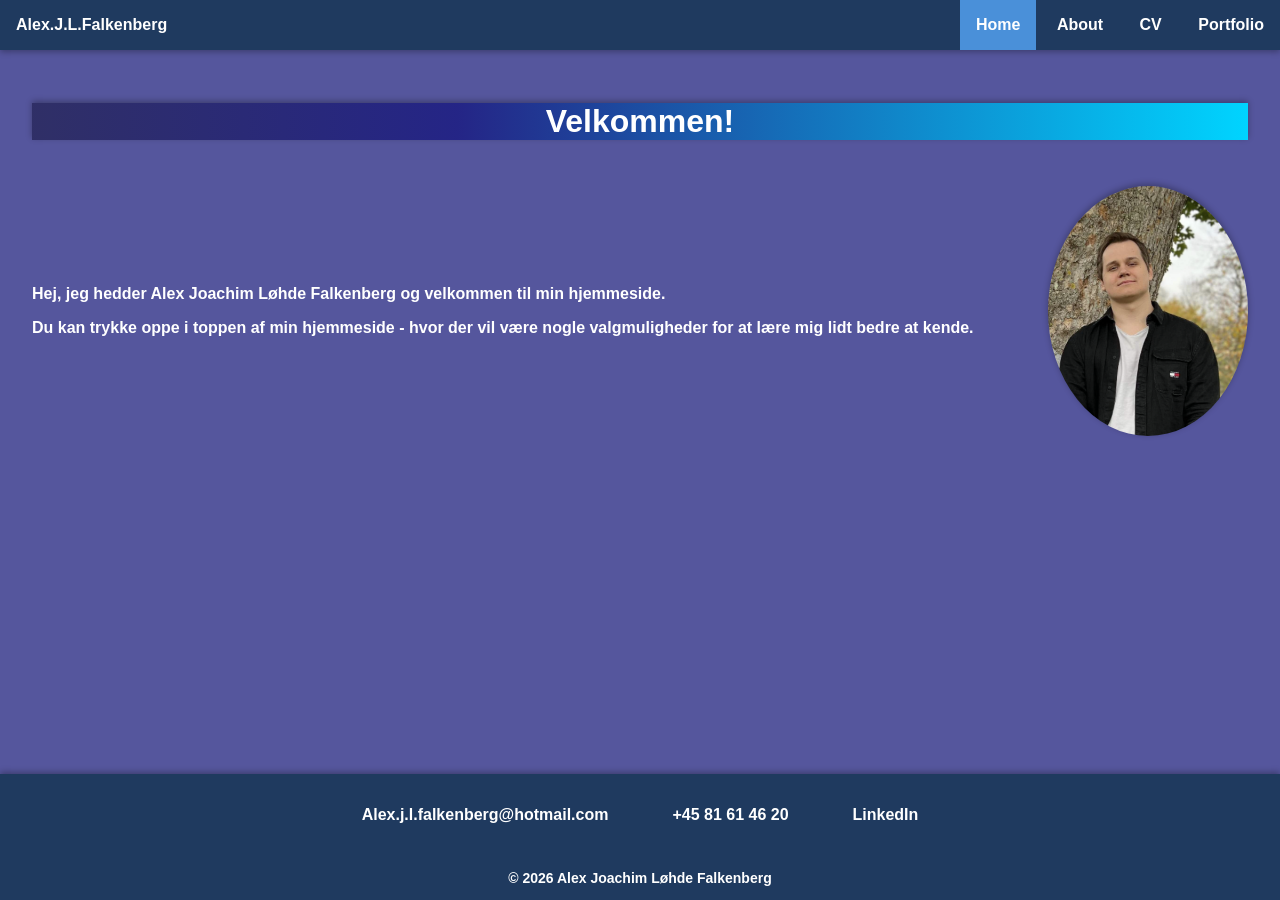
<file: index.html>
<!DOCTYPE html>
<html lang="da">

<head>
    <meta charset="UTF-8">
    <meta name="viewport" content="width=device-width, initial-scale=1">
    <link rel="stylesheet" href="style.css" />
    <title>Alex Falkenberg</title>
</head>

<body>
    <header>
        <a class="Logo" href="index.html">Alex.J.L.Falkenberg</a>
        <nav class="header-nav">
            <ul>
                <li><a href="index.html" class="active">Home</a></li>
                <li><a href="about.html">About</a></li>
                <li><a href="interests.html">CV</a></li>
                <li><a href="portfolio.html">Portfolio</a></li>
            </ul>
        </nav>
    </header>
    <main>
        <h1 id="title2">Velkommen!</h1>
        <div class="intro">
            <div class="intro-text home-text">
                <p>Hej, jeg hedder Alex Joachim Løhde Falkenberg og velkommen til min hjemmeside.</p>
                <p>Du kan trykke oppe i toppen af min hjemmeside - hvor der vil være nogle valgmuligheder for at lære
                    mig
                    lidt bedre at
                    kende. </p>
            </div>
            <img class="profile-pic" src="billeder/alex-falkenberg.png" alt="Portrait of Alex Falkenberg">
        </div>
    </main>
    <footer id="contact">
        <nav class="footer-nav">
            <ul>
                <li><a href="mailto:Alex.j.l.falkenberg@hotmail.com">Alex.j.l.falkenberg@hotmail.com</a></li>
                <li><a href="tel:+4581614620">+45 81 61 46 20</a></li>
                <li><a href="https://dk.linkedin.com/in/alex-joachim-l%C3%B8hde-falkenberg">LinkedIn</a></li>
            </ul>
        </nav>
        <p>&copy; 2026 Alex Joachim Løhde Falkenberg</p>
    </footer>
</body>

</html>
</file>
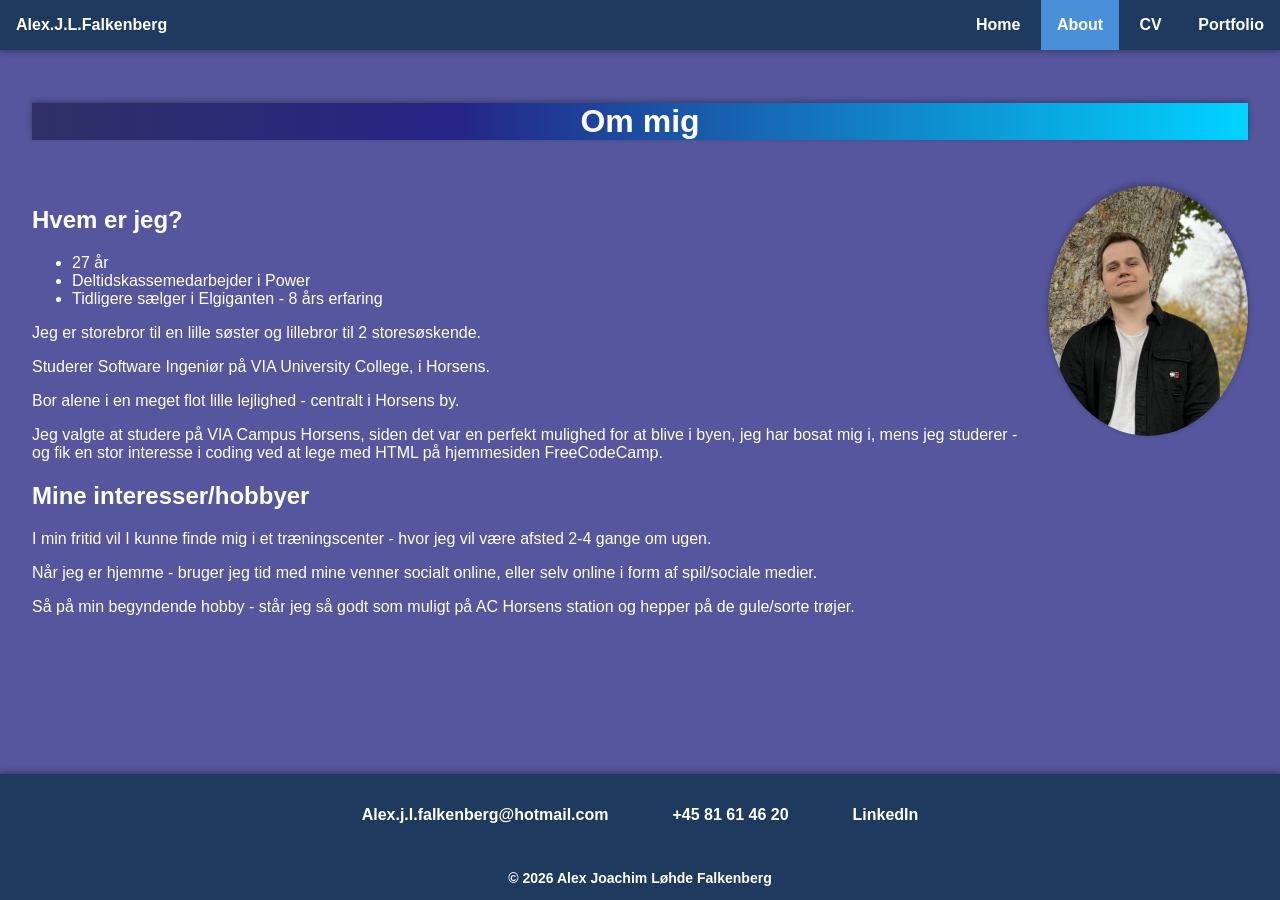
<file: about.html>
<!DOCTYPE html>
<html lang="da">

<head>
    <meta charset="UTF-8">
    <meta name="viewport" content="width=device-width, initial-scale=1">
    <link rel="stylesheet" href="style.css" />
    <title>Om mig</title>
</head>

<body>

    <header>
        <a class="Logo" href="index.html">Alex.J.L.Falkenberg</a>
        <nav class="header-nav">
            <ul>
                <li><a href="index.html">Home</a></li>
                <li><a href="about.html" class="active">About</a></li>
                <li><a href="interests.html">CV</a></li>
                <li><a href="portfolio.html">Portfolio</a></li>
            </ul>
        </nav>
    </header>
    <main>
        <h1 id="title2">Om mig</h1>
        <div class="intro">
            <div class="intro-text">
                <section>
                    <h2>Hvem er jeg?</h2>
                    <ul>
                        <li>27 år</li>
                        <li>Deltidskassemedarbejder i Power</li>
                        <li>Tidligere sælger i Elgiganten - 8 års erfaring</li>
                    </ul>
                    <p>Jeg er storebror til en lille søster og lillebror til 2 storesøskende.</p>
                    <p>Studerer Software Ingeniør på VIA University College, i Horsens.</p>
                    <p>Bor alene i en meget flot lille lejlighed - centralt i Horsens by.</p>
                    <p>Jeg valgte at studere på VIA Campus Horsens, siden det var en perfekt mulighed for at blive i
                        byen, jeg har bosat
                        mig i,
                        mens jeg
                        studerer - og fik en stor interesse i coding ved at lege med HTML på hjemmesiden FreeCodeCamp.
                    </p>
                </section>
                <section>
                    <h2>Mine interesser/hobbyer</h2>
                    <p>I min fritid vil I kunne finde mig i et træningscenter - hvor jeg vil være afsted 2-4 gange om
                        ugen.</p>
                    <p>Når jeg er hjemme - bruger jeg tid med mine venner socialt online, eller selv online i form af
                        spil/sociale medier.
                    </p>
                    <p>Så på min begyndende hobby -
                        står jeg så godt som muligt på AC Horsens station og hepper på de gule/sorte trøjer.</p>
                </section>
            </div>
            <img class="profile-pic" src="billeder/alex-falkenberg.png" alt="Portræt af Alex Falkenberg">
        </div>
    </main>
    <footer id="contact">
        <nav class="footer-nav">
            <ul>
                <li><a href="mailto:Alex.j.l.falkenberg@hotmail.com">Alex.j.l.falkenberg@hotmail.com</a></li>
                <li><a href="tel:+4581614620">+45 81 61 46 20</a></li>
                <li><a href="https://dk.linkedin.com/in/alex-joachim-l%C3%B8hde-falkenberg">LinkedIn</a></li>
            </ul>
        </nav>
        <p>&copy; 2026 Alex Joachim Løhde Falkenberg</p>
    </footer>
</body>

</html>
</file>
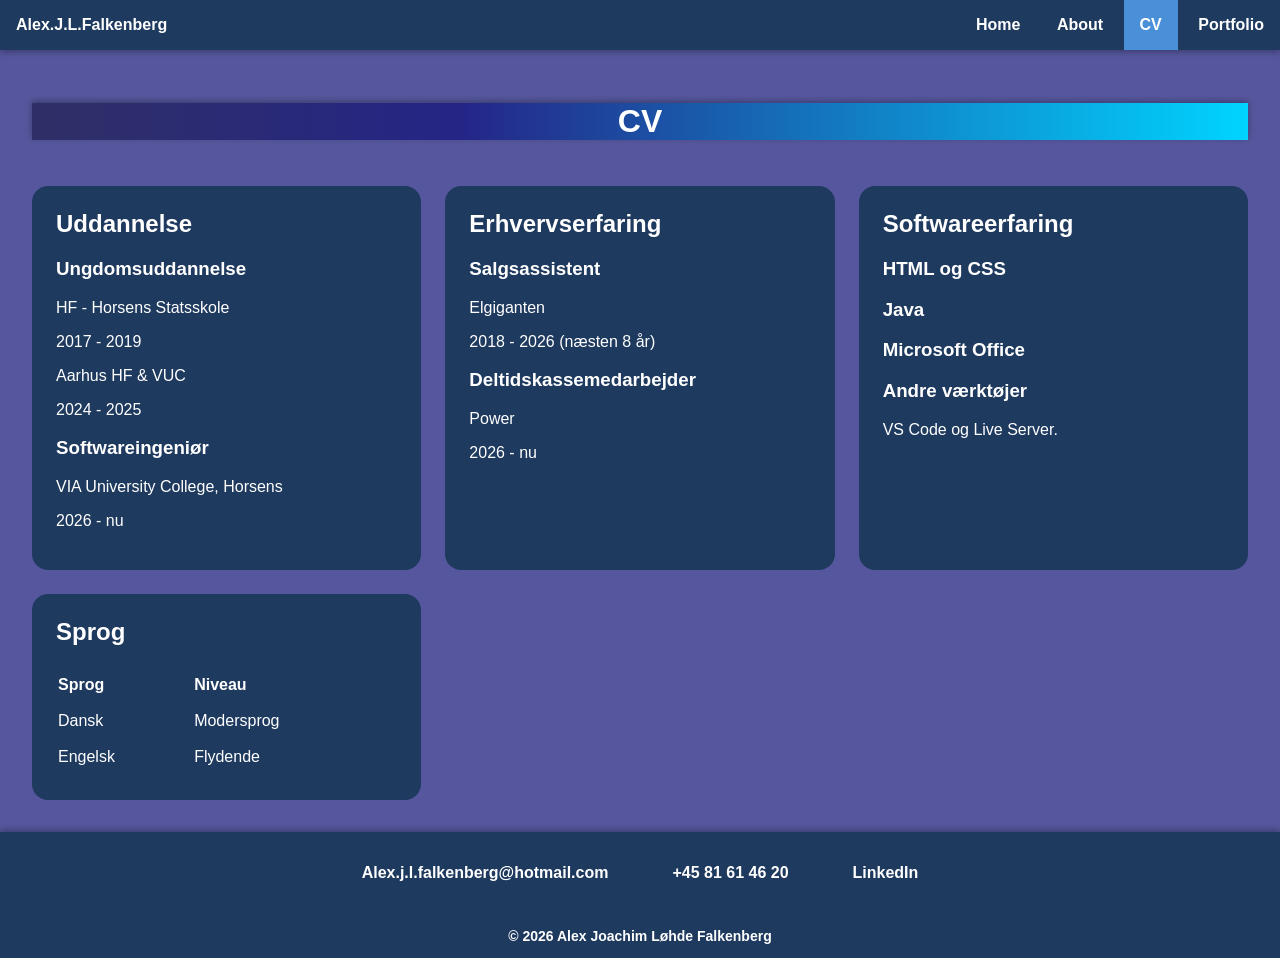
<file: interests.html>
<!DOCTYPE html>
<html lang="da">

<head>
    <meta charset="UTF-8">
    <meta name="viewport" content="width=device-width, initial-scale=1">
    <link rel="stylesheet" href="style.css" />
    <title>CV</title>
</head>

<body>
    <header>
        <a class="Logo" href="index.html">Alex.J.L.Falkenberg</a>
        <nav class="header-nav">
            <ul>
                <li><a href="index.html">Home</a></li>
                <li><a href="about.html">About</a></li>
                <li><a href="interests.html" class="active">CV</a></li>
                <li><a href="portfolio.html">Portfolio</a></li>
            </ul>
        </nav>
    </header>
    <main>
        <h1 id="title2">CV</h1>
        <div class="cv-grid">
            <section class="cv-box">
                <h2>Uddannelse</h2>
                <h3>Ungdomsuddannelse</h3>
                <p> HF - Horsens Statsskole</p>
                <p>2017 - 2019</p>
                <p>Aarhus HF & VUC</p>
                <p>2024 - 2025</p>
                <h3>Softwareingeniør</h3>
                <p>VIA University College, Horsens</p>
                <p>2026 - nu</p>
            </section>

            <section class="cv-box">
                <h2>Erhvervserfaring</h2>
                <h3>Salgsassistent</h3>
                <p>Elgiganten</p>
                <p>2018 - 2026 (næsten 8 år)</p>
                <h3>Deltidskassemedarbejder</h3>
                <p>Power</p>
                <p>2026 - nu</p>
            </section>

            <section class="cv-box">
                <h2>Softwareerfaring</h2>
                <h3>HTML og CSS</h3>
                <h3>Java</h3>
                <h3>Microsoft Office</h3>
                <h3>Andre værktøjer</h3>
                <p>VS Code og Live Server.</p>
            </section>

            <section class="cv-box">
                <h2>Sprog</h2>
                <table>
                    <thead>
                        <tr>
                            <th>Sprog</th>
                            <th>Niveau</th>
                        </tr>
                    </thead>
                    <tbody>
                        <tr>
                            <td>Dansk</td>
                            <td>Modersprog</td>
                        </tr>
                        <tr>
                            <td>Engelsk</td>
                            <td>Flydende</td>
                        </tr>
                    </tbody>
                </table>
            </section>

        </div>
    </main>
    <footer id="contact">
        <nav class="footer-nav">
            <ul>
                <li><a href="mailto:Alex.j.l.falkenberg@hotmail.com">Alex.j.l.falkenberg@hotmail.com</a></li>
                <li><a href="tel:+4581614620">+45 81 61 46 20</a></li>
                <li><a href="https://dk.linkedin.com/in/alex-joachim-l%C3%B8hde-falkenberg">LinkedIn</a></li>
            </ul>
        </nav>
        <p>&copy; 2026 Alex Joachim Løhde Falkenberg</p>
    </footer>
</body>

</html>
</file>
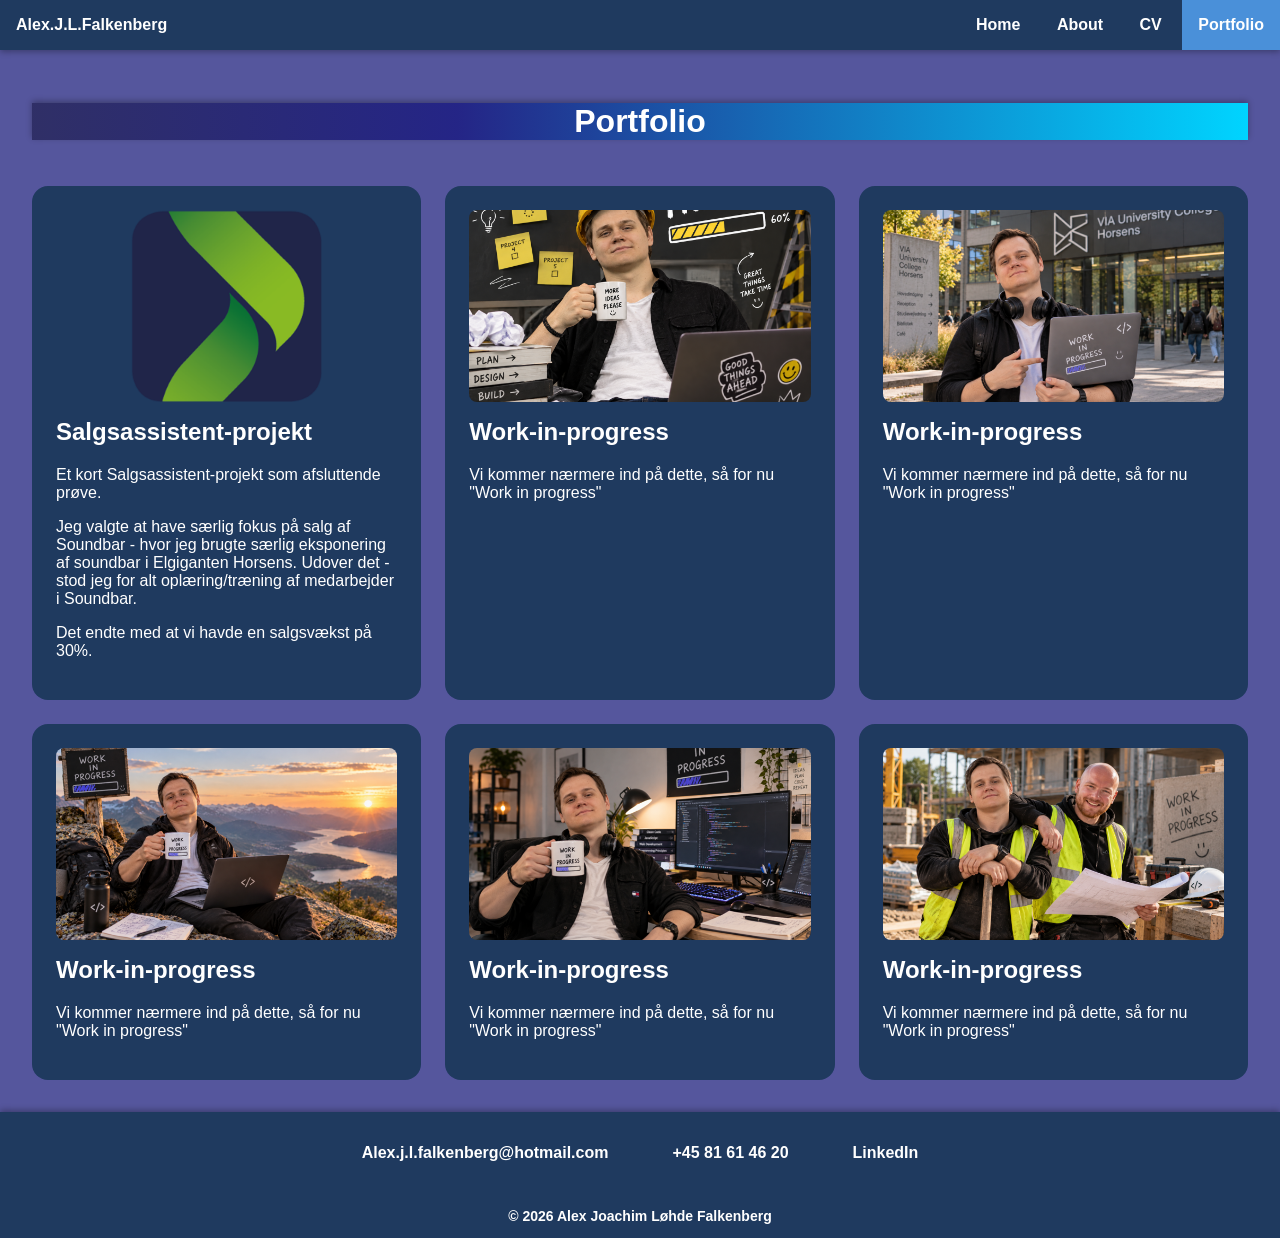
<file: portfolio.html>
<!DOCTYPE html>
<html lang="da">

<head>
    <meta charset="UTF-8">
    <meta name="viewport" content="width=device-width, initial-scale=1">
    <link rel="stylesheet" href="style.css" />
    <title>Portfolio</title>
</head>

<body>
    <header>
        <a class="Logo" href="index.html">Alex.J.L.Falkenberg</a>
        <nav class="header-nav">
            <ul>
                <li><a href="index.html">Home</a></li>
                <li><a href="about.html">About</a></li>
                <li><a href="interests.html">CV</a></li>
                <li><a href="portfolio.html" class="active">Portfolio</a></li>
            </ul>
        </nav>
    </header>
    <main>
        <h1 id="title2">Portfolio</h1>
        <div class="cv-grid">

            <section class="cv-box">
                <img class="profile-img logo-img" src="billeder/elgiganten-logo.png" alt="Elgiganten Logo">
                <h2>Salgsassistent-projekt</h2>
                <p>Et kort Salgsassistent-projekt som afsluttende prøve.</p>
                <p>
                    Jeg valgte at have særlig fokus på salg af Soundbar - hvor jeg brugte særlig eksponering
                    af soundbar i Elgiganten Horsens.
                    Udover det - stod jeg for alt oplæring/træning af medarbejder i Soundbar.
                </p>
                <p> Det endte med at vi havde en salgsvækst på 30%.</p>
            </section>
            <section class="cv-box">
                <img class="profile-img" src="billeder/work-in-progress.png" alt="Ai-0 af Alex Falkenberg">
                <h2>Work-in-progress</h2>
                <p>Vi kommer nærmere ind på dette, så for nu "Work in progress"</p>
            </section>
            <section class="cv-box">
                <img class="profile-img" src="billeder/billede1.png" alt="Ai-1 af Alex Falkenberg">
                <h2>Work-in-progress</h2>
                <p>Vi kommer nærmere ind på dette, så for nu "Work in progress"</p>
            </section>
            <section class="cv-box">
                <img class="profile-img" src="billeder/billede2.png" alt="Ai-2 af Alex Falkenberg">
                <h2>Work-in-progress</h2>
                <p>Vi kommer nærmere ind på dette, så for nu "Work in progress"</p>
            </section>
            <section class="cv-box">
                <img class="profile-img" src="billeder/billede3.png" alt="Ai-3 af Alex Falkenberg">
                <h2>Work-in-progress</h2>
                <p>Vi kommer nærmere ind på dette, så for nu "Work in progress"</p>
            </section>
            <section class="cv-box">
                <img class="profile-img" src="billeder/billede4.png" alt="Ai-4 af Alex Falkenberg">
                <h2>Work-in-progress</h2>
                <p>Vi kommer nærmere ind på dette, så for nu "Work in progress"</p>
            </section>
        </div>
    </main>
    <footer id="contact">
        <nav class="footer-nav">
            <ul>
                <li><a href="mailto:Alex.j.l.falkenberg@hotmail.com">Alex.j.l.falkenberg@hotmail.com</a></li>
                <li><a href="tel:+4581614620">+45 81 61 46 20</a></li>
                <li><a href="https://dk.linkedin.com/in/alex-joachim-l%C3%B8hde-falkenberg">LinkedIn</a></li>
            </ul>
        </nav>
        <p>&copy; 2026 Alex Joachim Løhde Falkenberg</p>
    </footer>
</body>


</html>
</file>
<file: style.css>
* {
    box-sizing: border-box;
}

header {
    background: #1F3A5F;
    display: flex;
    flex-direction: column;
    align-items: center;
    box-shadow: 0 2px 6px rgba(0, 0, 0, 0.3);
}

header nav {
    background: none;
    padding-block: 0;
}

.Logo {
    display: inline-block;
    font-family: sans-serif;
    font-weight: bold;
    text-decoration: none;
    color: white;
    padding: 1rem;
}

@media (min-width: 768px) {
    header {
        flex-direction: row;
        justify-content: space-between;
    }
}

#title {
    color: #40798C;
    width: 180px;
    padding: 10px;
    box-sizing: border-box;
    text-align: center;
    margin: auto;
}

#title2 {
    text-align: center;
    font-family: sans-serif;
    background: linear-gradient(90deg, rgba(2, 0, 36, 0.45) 0%, rgba(9, 9, 121, 0.64) 35%, rgba(0, 212, 255, 1) 100%);
    box-shadow: 0 -2px 6px rgba(0, 0, 0, 0.3);
}


.intro {
    display: flex;
    flex-direction: column;
    align-items: center;
    gap: 1.5rem;
}

@media (min-width: 768px) {
    .intro {
        flex-direction: row;
        justify-content: space-between;
    }

    .intro-text p {
        text-align: left;
    }

    .profile-pic {
        align-self: flex-start;
    }
}

body {
    font-family: sans-serif;
    color: white;
    background-color: #55569D;
    margin: 0;
    min-height: 100vh;
    display: flex;
    flex-direction: column;
}

nav {
    text-align: center;
    font-family: sans-serif;
    font-weight: bold;
    background: #70A9A1;
    padding-block: 1rem;
}

nav ul {
    margin: 0;
    padding: 0;
}

nav li {
    display: inline;
    margin: 0;
    padding: 0;
}

nav a {
    display: inline-block;
    text-decoration: none;
    color: white;
    padding: 1rem;
}

nav a:hover {
    background: #1976d275;
}

nav a.active {
    background: #4A90D9;
}

.profile-pic {
    display: block;
    width: 150px;
    height: auto;
    margin: 0;
    border-radius: 100%;
    aspect-ratio: 4 / 5;
    object-fit: cover;
    object-position: top;
    box-shadow: 0 -2px 6px rgba(0, 0, 0, 0.3);
}

@media (min-width: 768px) {
    .profile-pic {
        width: 200px;
    }
}

p {
    font-family: sans-serif;
    text-align: center;
}

.home-text p {
    font-weight: bold;
}

footer {
    background: #1F3A5F;
    box-shadow: 0 -2px 6px rgba(0, 0, 0, 0.3);
}

.footer-nav {
    text-align: center;
    font-family: sans-serif;
    font-weight: bold;
    padding-block: 1rem;
    background: #1F3A5F;
}

.footer-nav ul {
    display: flex;
    flex-direction: column;
    align-items: center;
    gap: 0.5rem;
}

@media (min-width: 768px) {
    .footer-nav ul {
        flex-direction: row;
        justify-content: center;
        gap: 2rem;
    }
}

footer p {
    color: white;
    font-size: 0.875rem;
    font-weight: bold;
}

main {
    flex: 1;
    display: flex;
    flex-direction: column;
    gap: 1.5rem;
    padding: 2rem;
}

.cv-grid {
    display: grid;
    grid-template-columns: minmax(0, 1fr);
    gap: 1.5rem;
}

.cv-box {
    background: #1F3A5F;
    padding: 1.5rem;
    border-radius: 1rem;
}

.cv-box h2 {
    margin-top: 0;
}

.cv-box p {
    text-align: left;
}

@media (min-width: 768px) {
    .cv-grid {
        grid-template-columns: repeat(2, minmax(0, 1fr));
    }
}

@media (min-width: 1024px) {
    .cv-grid {
        grid-template-columns: repeat(3, minmax(0, 1fr));
    }
}

.profile-img {
    display: block;
    width: 100%;
    aspect-ratio: 16 / 9;
    object-fit: cover;
    border-radius: 0.5rem;
    margin-bottom: 1rem;
}

.cv-box a {
    color: white;
}

.logo-img {
    object-fit: contain;
}

@media (min-width: 1600px) {
    html {
        font-size: 125%;
    }

    .profile-pic {
        width: 280px;
    }
}

@media (min-width: 2200px) {
    html {
        font-size: 150%;
    }

    .profile-pic {
        width: 340px;
    }
}

.cv-box table {
    width: 100%;
    text-align: left;
}

.cv-box th,
.cv-box td {
    padding: 0.5rem 0;
}

html {
    scroll-behavior: smooth;
    overflow-y: scroll;
}
</file>
